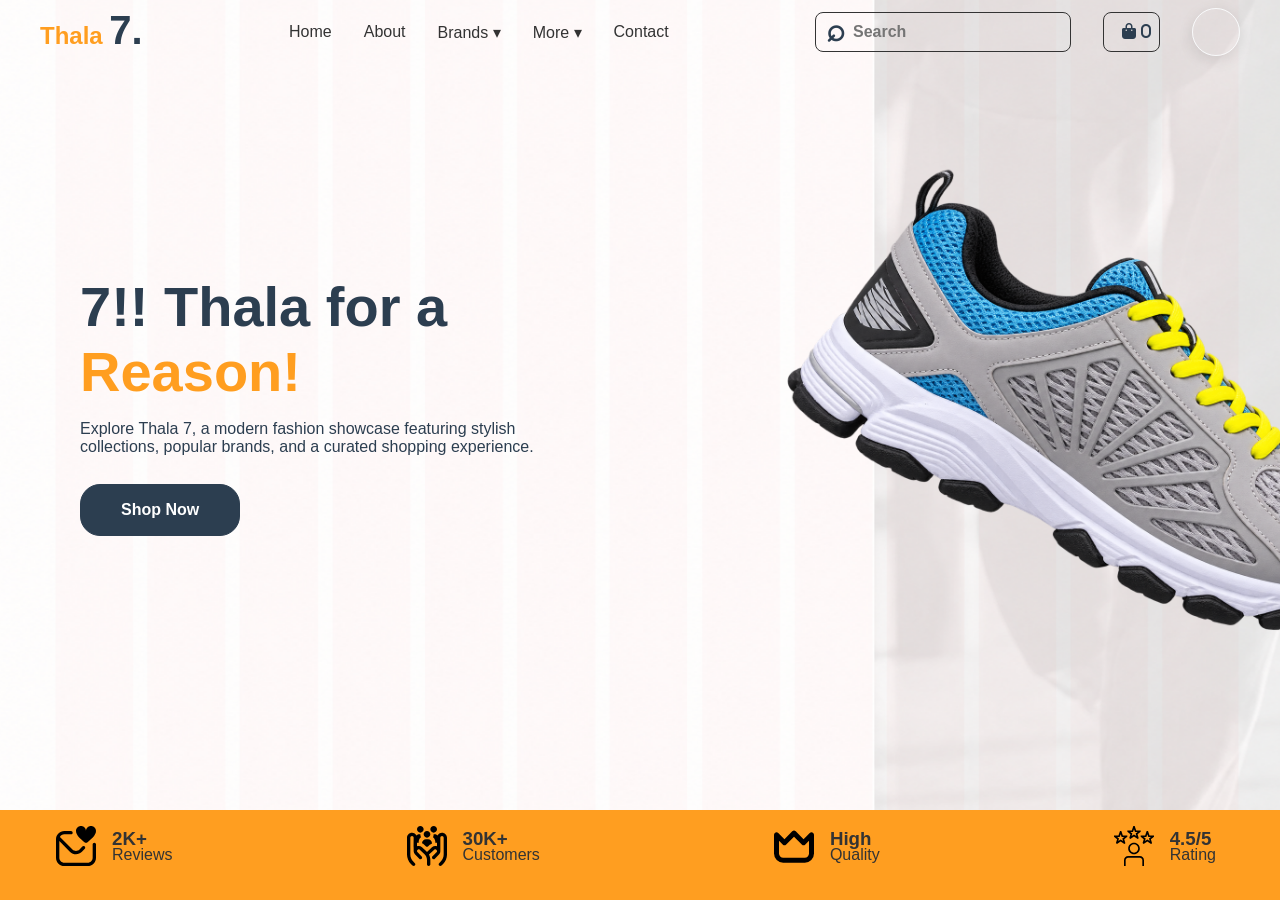
<file: Thala7/index.html>
<!DOCTYPE html>
<html lang="en">
<head>
    <meta charset="UTF-8">
    <meta name="viewport" content="width=device-width, initial-scale=1.0">
    <meta name="description" content="Explore Thala 7, a modern fashion showcase featuring stylish collections, popular brands, and a curated shopping experience."></meta>
    <link rel="stylesheet" href="index_style.css">
    <link rel="icon" type="image/x-icon" href="images/favicon.ico">
    <link rel="stylesheet" href="https://cdnjs.cloudflare.com/ajax/libs/font-awesome/6.5.2/css/all.min.css">
    <title>Thala7. - Where Style Meets Confidence.</title>
</head>
<body>
    <header class="header">
        <div class="container">
            <nav class="navbar">
                <div class="logo">
                    <h1>Thala
                        <span class="logo-title">7.</span>
                    </h1>
                </div>
                <div class="nav-links">
                    <ul class="nav-link">
                        <li><a href="#home">Home</a></li>
                        <li><a href="#about">About</a></li>
                        <li>
                            <a href="#">Brands ▾</a>
                            <ul class="dropdown">
                                <li><a href="#">Nike</a></li>
                                <li><a href="#">Adidas</a></li>
                                <li><a href="#">Puma</a></li>
                            </ul>
                        </li>
                        <li>
                            <a href="#">More ▾</a>
                            <ul class="dropdown">
                                <li><a href="#">Gallery</a></li>
                                <li><a href="#">Collections</a></li>
                                <li><a href="#">Reviews</a></li>
                                <li><a href="#">FAQ</a></li>
                            </ul>
                        </li>
                        <li><a href="#contact">Contact</a></li>
                    </ul>
                </div>
                <div class="nav-right">
                    <div class="nav-search">
                        <button>⌕</button>
                        <input type="search" name="search" id="search" placeholder="Search">
                    </div>
                    <div class="cart">
                        <a href="./shopping_cart.html" class="bag-icon" aria-label="Shopping bag">
                            <i class="fa-solid fa-bag-shopping">  0 </i>
                        </a>
                    </div>
                    <div class="profile-picture">
                    </div>
                </div>
            </nav>
        </div>
    </header>
    <main>
        <section class="hero" id="home">
            <div class="left">
                <div class="hero-content">
                    <h2>7!! Thala for a <span>Reason!</span></h2>
                    <p>Explore Thala 7, a modern fashion showcase featuring stylish collections, popular brands, and a curated shopping experience.</p>
                    <div class="hero-button">
                        <a href="./product_display.html" class="btn">Shop Now</a>
                    </div>
                </div>
            </div>
            <div class="right">
                <img src="./images/shoe_img.png" alt="shoe image">
            </div>
        </section>
        <section class="service-overview">
            <div class="container">
                <div class="service-content">
                    <div class="service-img">
                        <img src=".\images\reviews.svg" alt="Reviews">
                    </div>
                    <div class="service-text">
                        <h3>2K+</h3> <br>
                        <p>Reviews</p>
                    </div>
                </div>
                <div class="service-content">
                    <div class="service-img">
                        <img src="./images/customer.svg"  alt="Customer images">
                    </div>
                    <div class="service-text">
                        <h3>30K+</h3> <br>
                        <p>Customers</p>
                    </div>
                </div>
                <div class="service-content">
                    <div class="service-img">
                        <img src="./images/high_quality.svg"  alt="Customer images">
                    </div>
                    <div class="service-text">
                        <h3>High</h3> <br>
                        <p>Quality</p>
                    </div>
                </div>
                <div class="service-content">
                    <div class="service-img">
                        <img src="./images/rating.svg"  alt="Customer images">
                    </div>
                    <div class="service-text">
                        <h3>4.5/5</h3> <br>
                        <p>Rating</p>
                    </div>
                </div>
            </div>
        </section>
    </main>
</body>
</html>
</file>
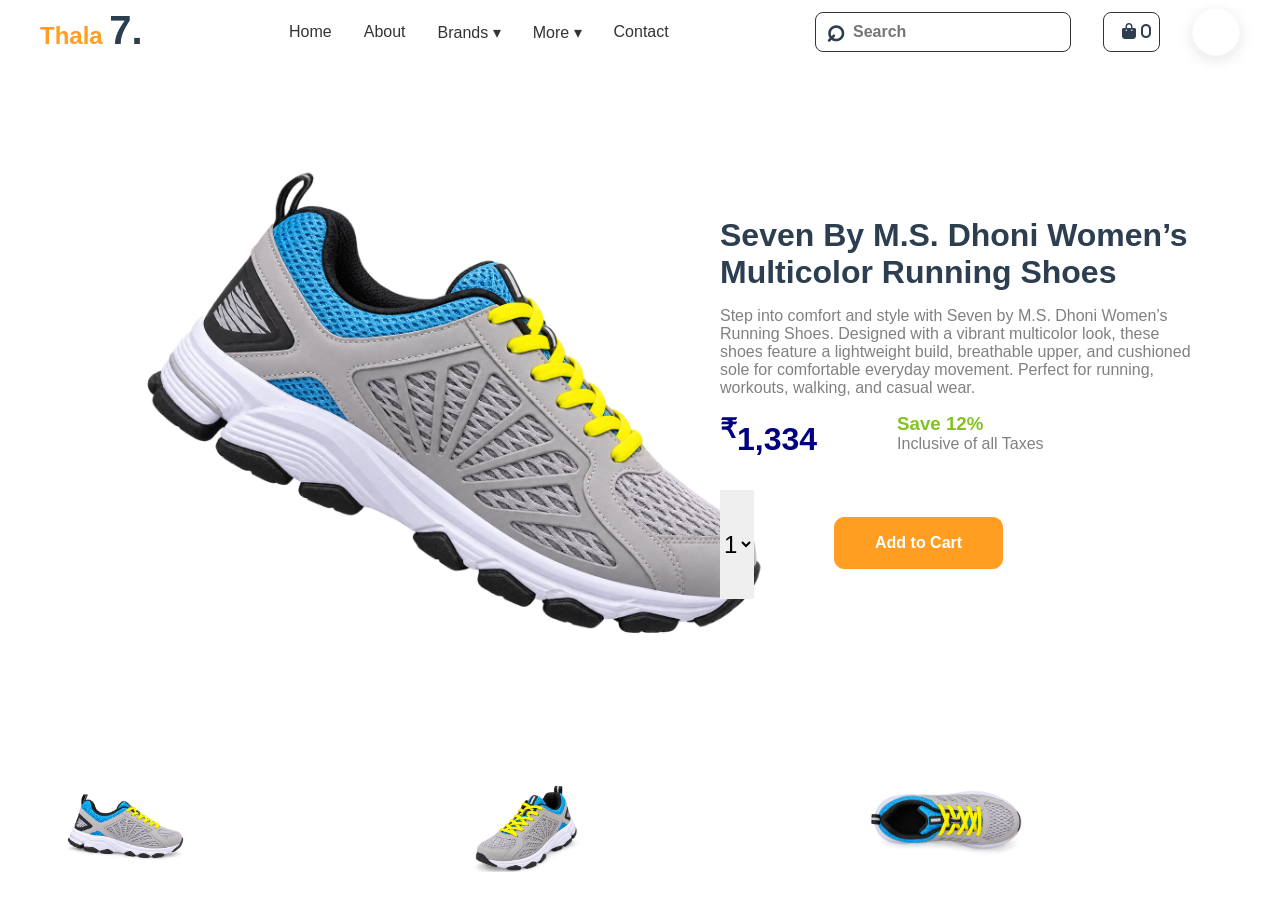
<file: Thala7/product_display.html>
<!DOCTYPE html>
<html lang="en">
<head>
    <meta charset="UTF-8">
    <meta name="viewport" content="width=device-width, initial-scale=1.0">
    <meta name="description" content="Explore Thala 7, a modern fashion showcase featuring stylish collections, popular brands, and a curated shopping experience."></meta>
    <link rel="stylesheet" href="product_display.css">
    <link rel="icon" type="image/x-icon" href="images/favicon.ico">
    <link rel="stylesheet" href="https://cdnjs.cloudflare.com/ajax/libs/font-awesome/6.5.2/css/all.min.css">
    <title>Thala7. - Where Style Meets Confidence.</title>
</head>
<body>
    <header class="header">
        <div class="container">
            <nav class="navbar">
                <div class="logo">
                    <h1>Thala
                        <span class="logo-title">7.</span>
                    </h1>
                </div>
                <div class="nav-links">
                    <ul class="nav-link">
                        <li><a href="./index.html">Home</a></li>
                        <li><a href="#about">About</a></li>
                        <li>
                            <a href="#">Brands ▾</a>
                            <ul class="dropdown">
                                <li><a href="#">Nike</a></li>
                                <li><a href="#">Adidas</a></li>
                                <li><a href="#">Puma</a></li>
                            </ul>
                        </li>
                        <li>
                            <a href="#">More ▾</a>
                            <ul class="dropdown">
                                <li><a href="#">Gallery</a></li>
                                <li><a href="#">Collections</a></li>
                                <li><a href="#">Reviews</a></li>
                                <li><a href="#">FAQ</a></li>
                            </ul>
                        </li>
                        <li><a href="#contact">Contact</a></li>
                    </ul>
                </div>
                <div class="nav-right">
                    <div class="nav-search">
                        <button>⌕</button>
                        <input type="search" name="search" id="search" placeholder="Search">
                    </div>
                    <div class="cart">
                        <a href="./shopping_cart.html" class="bag-icon" aria-label="Shopping bag">
                            <i class="fa-solid fa-bag-shopping">  0 </i>
                        </a>
                    </div>
                    <div class="profile-picture">
                    </div>
                </div>
            </nav>
        </div>
    </header>
    <main>
        <section class="hero" id="home">
            <div class="left">
                <img src="./images/shoe_img.png" alt="shoe image">
            </div>
            <div class="right">
                <div class="hero-content">
                    <h2>Seven By M.S. Dhoni Women’s Multicolor Running Shoes</h2>
                    <p>Step into comfort and style with Seven by M.S. Dhoni Women’s Running Shoes. Designed with a vibrant multicolor look, these shoes feature a lightweight build, breathable upper, and cushioned sole for comfortable everyday movement. Perfect for running, workouts, walking, and casual wear.</p>
                    <div class="product_detail">
                        <div class="price">
                            <h2><sup>₹</sup>1,334</h2>
                        </div>
                        <div class="dis">
                            <h3>Save 12%</h3>
                            <p>Inclusive of all Taxes</p>
                        </div>
                    </div>
                    <div class="product_final">                        
                        <select name="dropdown" id="dropdown">
                            <option value="1">1</option>
                            <option value="1">2</option>
                            <option value="1">3</option>
                            <option value="1">4</option>
                        </select>
                        <div class="hero-button">
                            <a href="./shopping_cart.html" class="btn">Add to Cart</a>
                        </div>
                    </div>    
                </div>
            </div>
        </section>
        <section class="product-display">
            <div class="product-container">
                <div class="product-img">
                    <img src="./images/shoe1.png" alt="Reviews">
                </div>
                <div class="product-img">
                    <img src="./images/shoe2.png"  alt="Customer images">
                </div>
                <div class="product-img">
                    <img src="./images/shoe3.png"  alt="Customer images">
                </div>
                <div class="product-img">
                    <img src="./images/shoe4.png"  alt="Customer images">
                </div>
                <div class="product-img">
                    <img src="./images/shoe_img.png"  alt="Customer images">
                </div>
            </div>
        </section>
    </main>
</body>
</html>
</file>
<file: Thala7/index_style.css>
/* global elements */
:root{
    --primary-color: #FF9E20;
    --secondary-color: #2c3e50;
    --accent-color: #3498db;
    --light-bg: #f8f9fa;
    --dark-text: #333;
    --light-text: #666;
    --border-radius: 8px;
    --shadow: 0 4px 15px rgba(0,0,0,0.1);
    --transition: all 0.3s ease;
}
*{
    margin: 0;
    padding: 0;
    box-sizing: border-box;
}
/* Header Navbar */
body{
    font-family: arial, sans-serif;
    color: #333;
}
.container{
    max-width: 1200px;
    margin: 0 auto;
    padding: 0 auto;
}
.header{
    background-color: transparent;
    color: white;
    padding: 0.5rem 0;
    position: fixed;
    top: 0;
    left: 0;
    width: 100%;
    z-index: 1000;
}
.navbar{
    display: flex;
    justify-content: space-between;
    align-items: center;
}
.logo{
    font-size: 1rem;
    font-weight: bold;
    color: var(--primary-color);
    margin-bottom: 0.2rem;
}
.logo > h1 >span{
    font-size: 2.5rem;
    color: var(--secondary-color);
}
.nav-link{
    display: flex;
    list-style: none;
    gap: 2rem;
    
}
.nav-link a{
    color: var(--dark-text);
    text-decoration: none;
}
.dropdown{
    display: none;
    list-style: none;
}
.nav-link > li {
    position: relative;
}
.nav-link > li:hover > .dropdown {
    display: block;
    position: absolute;
    top: 100%;
    left: 40%;
    background: white;
    min-width: 150px;
    padding: 10px 0;
    box-shadow: var(--shadow);
    border-radius: var(--border-radius);
}
.dropdown >li:hover{
    background-color: rgba(182, 182, 182, 0.932);
}
.nav-link > li > a:hover{
    display: block;
    background-color: rgba(207, 31, 31, 0);
    color: var(--primary-color);
}
.nav-right{
    display: flex;
    gap: 2rem;
    justify-content: center;
    align-items: center;
}
.nav-search, .cart{
    display: flex;
    padding: 0 0 0 10px;
    height: 2.5rem;
    border: 1px solid var(--dark-text);
    border-radius: var(--border-radius);
    align-items: center;
    background-color: transparent;
    overflow: hidden;
    object-fit: contain;
}
.nav-search{
    width: 16rem;
}

.nav-search > input, .nav-search >button{
    border: none;
    background-color: transparent;
    height: 2rem;
    font-size: 1rem;
    font-weight: bold;
    color: var(--secondary-color);
}
.nav-search >button{
    margin: -0.5rem 0.5rem 0 0;
    font-size: 2rem;
}
.bag-icon{
    color: var(--secondary-color);
    padding: 0.5rem;
}
.profile-picture{
    border: 1px solid var(--light-bg);
    height: 3rem;
    width: 3rem;
    border-radius: 50%;
    object-fit: cover;
    background: url("https://images.unsplash.com/vector-1756860574511-a09ea14b6ef5?w=500&auto=format&fit=crop&q=60&ixlib=rb-4.1.0&ixid=M3wxMjA3fDB8MHxzZWFyY2h8N3x8cHJvZmlsZSUyMHBpY3xlbnwwfHwwfHx8MA%3D%3D") center/cover;

    box-shadow: var(--shadow);
}
.profile-picture >img{
    object-fit: cover;
}
/* hero section  */
.hero{
    height: 90vh;
    background:url("./images/bg_img.png") center/cover no-repeat;
    display: flex;
    align-items: center;
    color: var(--secondary-color);
}
.hero > div{
    width: 50%;
    padding: 5rem;
}
.hero-content h2{
    font-size: 3.5rem;
    margin-bottom: 1rem;
    font-weight: 600px;
}
.hero-content h2 > span{
    color: var(--primary-color);
}
.btn{
    background-color: var(--secondary-color);
    color: white;
    margin-top: 1.7rem;
    padding: 1rem 2.5rem;
    text-decoration: none;
    border: 1px solid var(--secondary-color);
    border-radius: 20px;
    font-weight: bold;
    transition: var(--transition);
    display: inline-block;
}
.btn:hover{
    transform: translateY(-2px);
}
.btn:active{
    background-color: transparent;
    border: 1px solid var(--secondary-color);
    color: var(--secondary-color);
}
.right > img{
    height: 53vh;
}
.service-overview{
    transition: var(--transition);
    height: 10vh;
    background-color: var(--primary-color);
}
.service-overview > .container{
    display: flex;
    justify-content: space-between;
    padding: 1rem;
}
.service-img > img{
    height: 2.5rem;
    font-weight: bold;
    color: white;
}
.service-content{
    display: flex;
    gap: 0.5rem;
}
.service-text{
    line-height: 0.5;
    padding: 0.5rem;
}
/* animation  */
@keyframes fdeInUp {
    from{
        opacity: 0;
        transform: translateY(30px);
    }
    to{
        opacity:1;
        transform: translateY(0);
    }
}
.hero-content, .right, .service-overview{
    animation: fdeInUp 1s ease-out;
}

/* responsive for phone & table */
@media (max-width:760px){
    .hero-content h2{
        font-size: 2.5rem
    }
    .btn{
        width: 80%;
        text-align: center;
    }
    .hero{
        flex-direction: column;
        height: auto;
        margin-top: 20vh;
    }
    .hero > div{
        width: 100%;
    }
    .navbar{
        flex-direction: column;
        gap: 1rem;
        background-color: white;
    }
    .nav-links{
        gap: 1rem;
    }
    .left{
        text-align: center;
    }
    .right > img{
        height: 30vh;
    }
    .service-content{
        margin-top: auto;
        font-size: 0.7rem;
    }
    .service-img >img{
        height: 1.5rem;
    }
}
</file>
<file: Thala7/product_display.css>
/* global elements */
:root{
    --primary-color: #FF9E20;
    --secondary-color: #2c3e50;
    --accent-color: #3498db;
    --light-bg: #f8f9fa;
    --dark-text: #333;
    --light-text: #666;
    --border-radius: 8px;
    --shadow: 0 4px 15px rgba(0,0,0,0.1);
    --transition: all 0.3s ease;
}
*{
    margin: 0;
    padding: 0;
    box-sizing: border-box;
}
/* Header Navbar */
body{
    font-family: arial, sans-serif;
    color: #333;
}
.container{
    max-width: 1200px;
    margin: 0 auto;
    padding: 0 auto;
}
.header{
    background-color: transparent;
    color: white;
    padding: 0.5rem 0;
    position: fixed;
    top: 0;
    left: 0;
    width: 100%;
    z-index: 1000;
}
.navbar{
    display: flex;
    justify-content: space-between;
    align-items: center;
}
.logo{
    font-size: 1rem;
    font-weight: bold;
    color: var(--primary-color);
    margin-bottom: 0.2rem;
}
.logo > h1 >span{
    font-size: 2.5rem;
    color: var(--secondary-color);
}
.nav-link{
    display: flex;
    list-style: none;
    gap: 2rem;
    
}
.nav-link a{
    color: var(--dark-text);
    text-decoration: none;
}
.dropdown{
    display: none;
    list-style: none;
}
.nav-link > li {
    position: relative;
}
.nav-link > li:hover > .dropdown {
    display: block;
    position: absolute;
    top: 100%;
    left: 40%;
    background: white;
    min-width: 150px;
    padding: 10px 0;
    box-shadow: var(--shadow);
    border-radius: var(--border-radius);
}
.dropdown >li:hover{
    background-color: rgba(182, 182, 182, 0.932);
}
.nav-link > li > a:hover{
    display: block;
    background-color: rgba(207, 31, 31, 0);
    color: var(--primary-color);
}
.nav-right{
    display: flex;
    gap: 2rem;
    justify-content: center;
    align-items: center;
}
.nav-search, .cart{
    display: flex;
    padding: 0 0 0 10px;
    height: 2.5rem;
    border: 1px solid var(--dark-text);
    border-radius: var(--border-radius);
    align-items: center;
    background-color: transparent;
    overflow: hidden;
    object-fit: contain;
}
.nav-search{
    width: 16rem;
}

.nav-search > input, .nav-search >button{
    border: none;
    background-color: transparent;
    height: 2rem;
    font-size: 1rem;
    font-weight: bold;
    color: var(--secondary-color);
}
.nav-search >button{
    margin: -0.5rem 0.5rem 0 0;
    font-size: 2rem;
}
.bag-icon{
    color: var(--secondary-color);
    padding: 0.5rem;
}
.profile-picture{
    border: 1px solid var(--light-bg);
    height: 3rem;
    width: 3rem;
    border-radius: 50%;
    object-fit: cover;
    background: url("https://images.unsplash.com/vector-1756860574511-a09ea14b6ef5?w=500&auto=format&fit=crop&q=60&ixlib=rb-4.1.0&ixid=M3wxMjA3fDB8MHxzZWFyY2h8N3x8cHJvZmlsZSUyMHBpY3xlbnwwfHwwfHx8MA%3D%3D") center/cover;
    box-shadow: var(--shadow);
}
.profile-picture >img{
    object-fit: cover;
}
/* hero section  */
.hero{
    height: 80vh;
    margin-top: 3rem;
    display: flex;
    align-items: center;
    color: var(--secondary-color);
}
.hero > div{
    width: 50%;
    padding: 5rem;
}
.hero-content h2{
    font-size: 2rem;
    margin-bottom: 1rem;
    font-weight: 600px;
}
.hero-content p{
    color: grey;
}
.product_detail, .product_final{
    display: flex;
    gap: 5rem;
    margin-top: 1rem;
}
.price h2{
    color: navy;
}
.dis h3{
    color: rgb(131, 194, 36);
}
#dropdown{
    border: none;
    font-size: 1.5rem;
    padding: 2.5rem 0;
}
.btn{
    background-color: var(--primary-color);
    color: white;
    margin-top: 1.7rem;
    padding: 1rem 2.5rem;
    text-decoration: none;
    border: 1px solid var(--primary-color);
    border-radius: 10px;
    font-weight: bold;
    transition: var(--transition);
    display: inline-block;
}
.btn:hover{
    transform: translateY(-2px);
}
.btn:active{
    background-color: transparent;
    border: 1px solid var(--secondary-color);
    color: var(--secondary-color);
}
.left > img{
    height: 53vh;
}
.product-display{
    transition: var(--transition);
    height: 10vh;
}
.product-container{
    display: flex;
    gap: 15%;
    padding: 1rem;
    overflow-x: scroll;
}
.product-img > img{
    height: 5.5rem;
    font-weight: bold;
    color: white;
    padding: 0 3rem 0 3rem;
}
.product-img > img:hover{
    border-bottom: 2px solid var(--primary-color);
}
/* animation  */
@keyframes fdeInUp {
    from{
        opacity: 0;
        transform: translateY(30px);
    }
    to{
        opacity:1;
        transform: translateY(0);
    }
}
.right{
    animation: fdeInUp 1s ease-out;
}

/* responsive for phone & table */
@media (max-width:760px){
    .hero-content h2{
        font-size: 2.5rem
    }
    .btn{
        width: 80%;
        text-align: center;
    }
    .hero{
        flex-direction: column;
        height: auto;
        margin-top: 20vh;
    }
    .hero > div{
        width: 100%;
    }
    .navbar{
        flex-direction: column;
        gap: 1rem;
        background-color: white;
    }
    .nav-links{
        gap: 1rem;
    }
    .left{
        text-align: center;
    }
    .left > img{
        height: 30vh;
    }
    .service-content{
        margin-top: auto;
        font-size: 0.7rem;
    }
    .prroduct-img >img{
        height: 1.5rem;
    }
}
</file>
